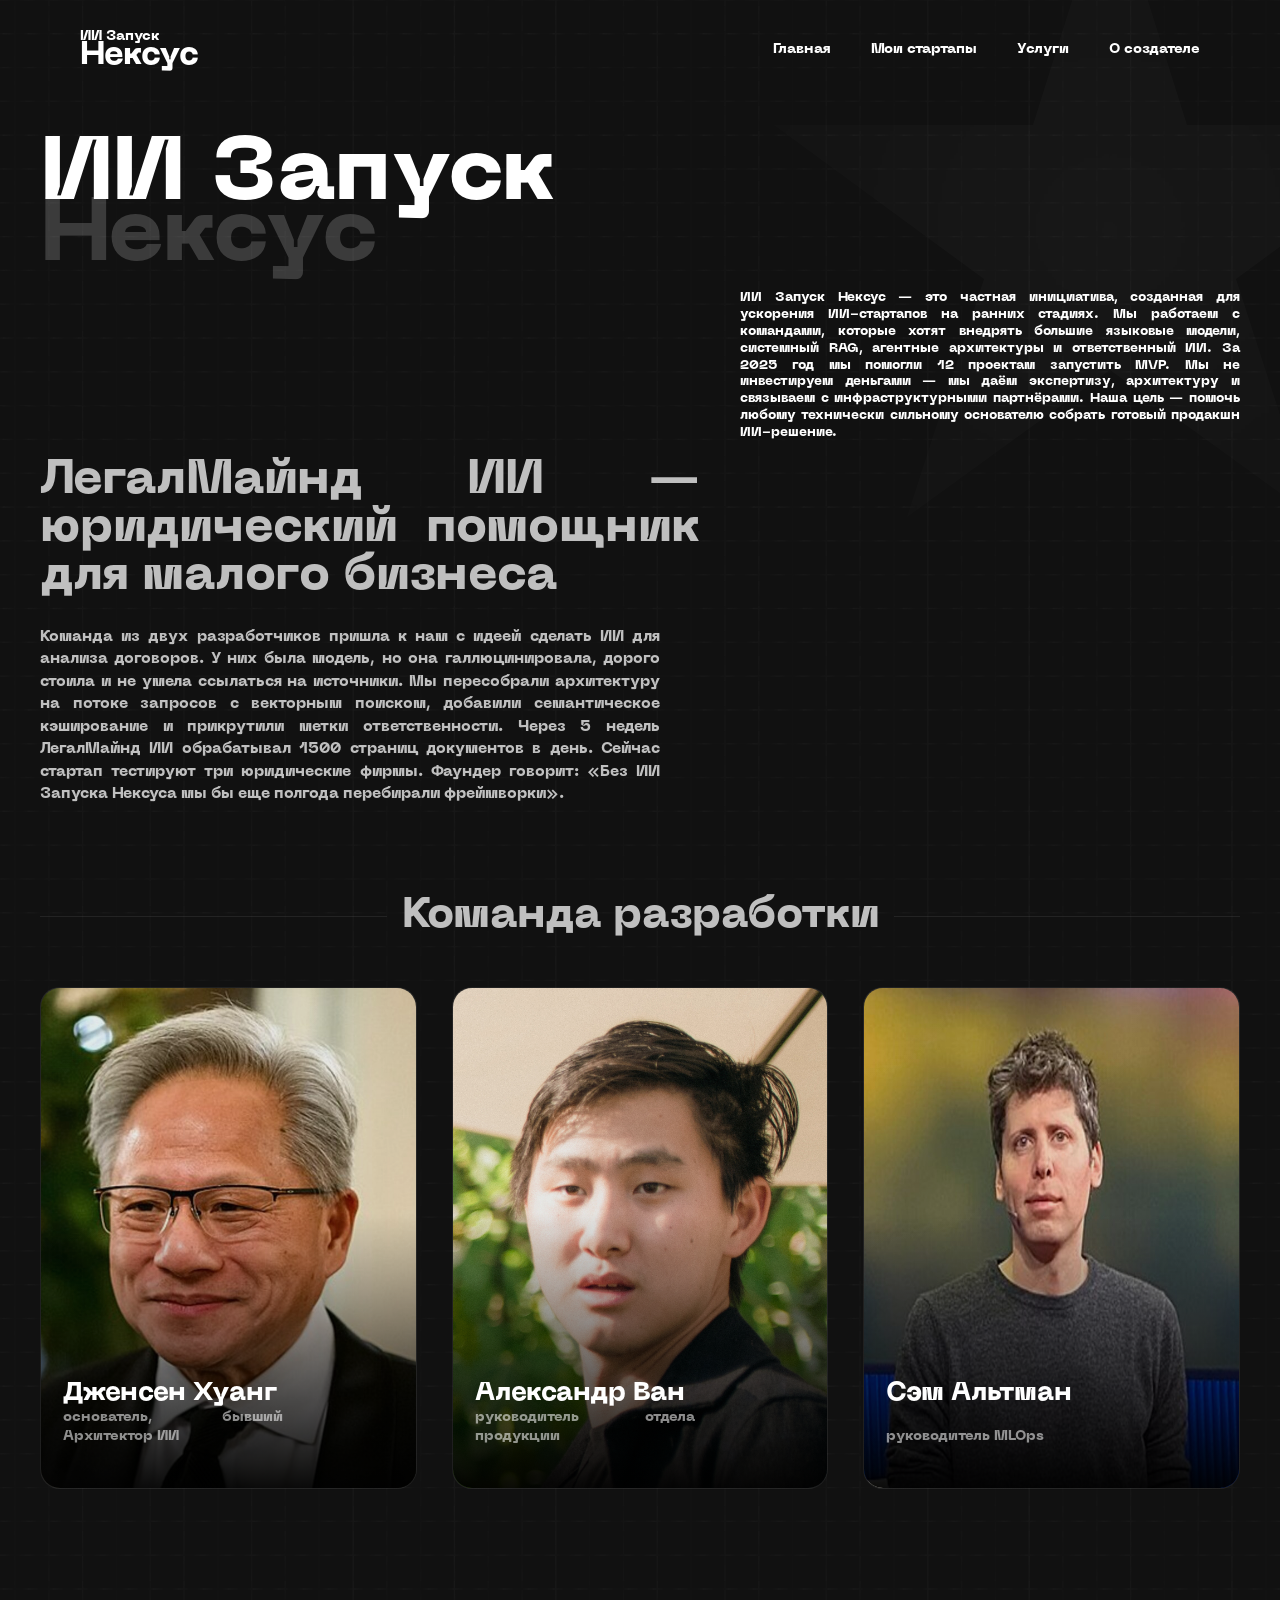
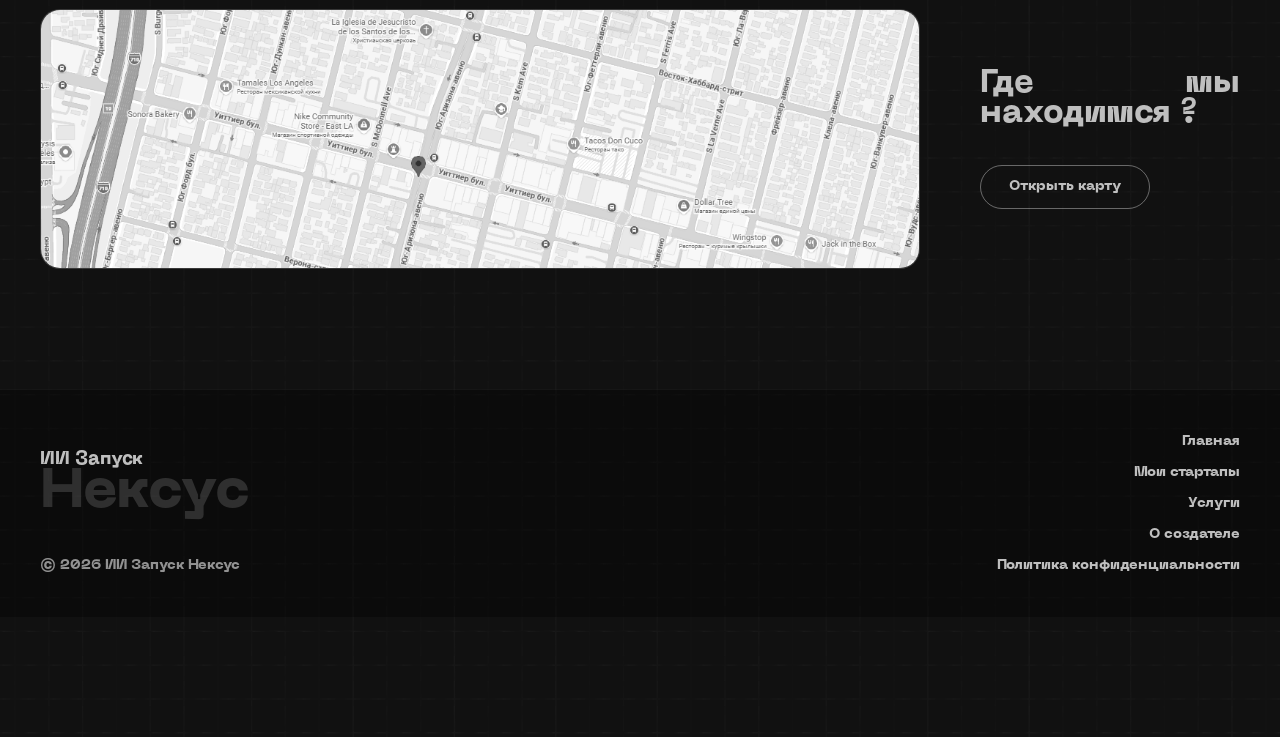
<file: index.html>
<!DOCTYPE html>
<html lang="ru">
<head>
    <meta charset="UTF-8">
    <meta name="viewport" content="width=device-width, initial-scale=1.0">
    <title>ИИ Запуск Нексус</title>
    <link rel="stylesheet" href="css-base.css">
    <link rel="stylesheet" href="css-index.css">
</head>
<body>

    <section class="hero">

        <div class="overlay"></div>
        <div class="star"></div>

        <header class="navbar">
            <div class="logo">
                <span>ИИ Запуск</span>
                <h3>Нексус</h3>
            </div>
            <nav>
                <a href="index.html">Главная</a>
                <a href="startup.html">Мои стартапы</a>
                <a href="services.html">Услуги</a>
                <a href="creator.html">О создателе</a>
            </nav>
        </header>

        <div class="content">
            <h1>
                ИИ Запуск
                <span>Нексус</span>
            </h1>
        </div>

        <div class="hero-description">
            <p>
                ИИ Запуск Нексус — это частная инициатива, созданная
                для ускорения ИИ-стартапов на ранних стадиях.

                Мы работаем с командами, которые хотят внедрять
                большие языковые модели, системный RAG,
                агентные архитектуры и ответственный ИИ.

                За 2025 год мы помогли 12 проектам запустить MVP.

                Мы не инвестируем деньгами — мы даём экспертизу,
                архитектуру и связываем с инфраструктурными партнёрами.

                Наша цель — помочь любому технически сильному
                основателю собрать готовый продакшн ИИ-решение.
            </p>
        </div>

        <section class="legalmind">
            <h2>
                ЛегалМайнд ИИ — юридический
                помощник для малого бизнеса
            </h2>
            <p>
                Команда из двух разработчиков пришла к нам с идеей сделать ИИ для анализа договоров.

                У них была модель, но она галлюцинировала,
                дорого стоила и не умела ссылаться на источники.

                Мы пересобрали архитектуру на потоке запросов
                с векторным поиском, добавили семантическое
                кэширование и прикрутили метки ответственности.

                Через 5 недель ЛегалМайнд ИИ обрабатывал
                1500 страниц документов в день.

                Сейчас стартап тестируют три юридические фирмы.

                Фаундер говорит:
                «Без ИИ Запуска Нексуса мы бы еще полгода
                перебирали фреймворки».
            </p>
        </section>

        <section class="team">
            <div class="team-title">
                <div class="line"></div>
                <h2>Команда разработки</h2>
                <div class="line"></div>
            </div>
            <div class="team-cards">
                <div class="team-card">
                    <img src="img/exAI Architect.jpg" alt="">
                    <p>основатель, бывший Архитектор ИИ</p>
                    <span class="member-name">Дженсен Хуанг</span>
                </div>
                <div class="team-card">
                    <img src="img/head of product.jpg" alt="">
                    <p>руководитель отдела продукции</p>
                    <span class="member-name">Александр Ван</span>
                </div>
                <div class="team-card">
                    <img src="img/lead MLOps.jpg" alt="">
                    <p>руководитель MLOps</p>
                    <span class="member-name">Сэм Альтман</span>
                </div>
            </div>
        </section>

        <section class="location">
            <div class="map-block">
                <img src="img/map.png" alt="">
            </div>
            <div class="location-info">
                <h2>Где мы находимся ?</h2>
                <a href="https://maps.app.goo.gl/XCtBBMPKJW5X6dXAA" target="_blank" class="map-btn">
                    Открыть карту
                </a>
            </div>
        </section>

        <footer class="footer">
            <div class="footer-left">
                <div class="footer-logo">
                    <span>ИИ Запуск</span>
                    <h2>Нексус</h2>
                </div>
                <p>© 2026 ИИ Запуск Нексус</p>
            </div>
            <div class="footer-right">
                <a href="index.html">Главная</a>
                <a href="startup.html">Мои стартапы</a>
                <a href="services.html">Услуги</a>
                <a href="creator.html">О создателе</a>
                <a href="privacy.docx">Политика конфиденциальности</a>
            </div>
        </footer>

    </section>

</body>
</html>
</file>
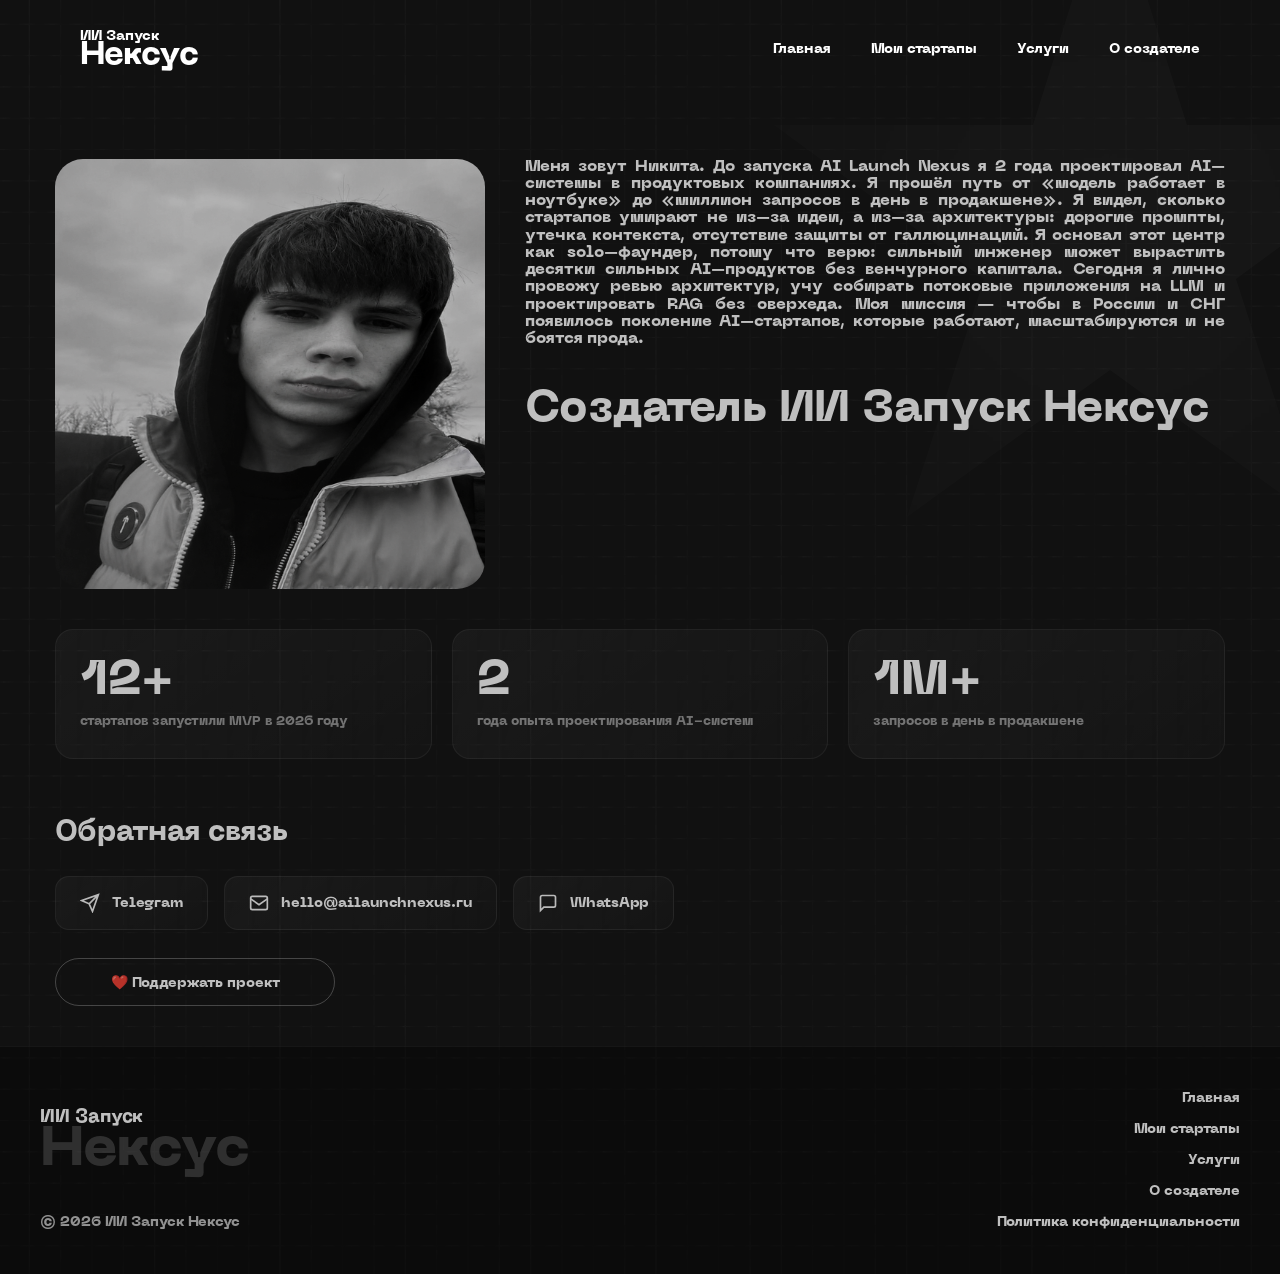
<file: creator.html>
<!DOCTYPE html>
<html lang="ru">
<head>
    <meta charset="UTF-8">
    <meta name="viewport" content="width=device-width, initial-scale=1.0">
    <title>О создателе — ИИ Запуск Нексус</title>
    <link rel="stylesheet" href="css-base.css">
    <link rel="stylesheet" href="css-creator.css">
</head>
<body>

    <section class="hero">

        <div class="overlay"></div>
        <div class="star"></div>

        <header class="navbar">
            <div class="logo">
                <span>ИИ Запуск</span>
                <h3>Нексус</h3>
            </div>
            <nav>
                <a href="index.html">Главная</a>
                <a href="startup.html">Мои стартапы</a>
                <a href="services.html">Услуги</a>
                <a href="creator.html">О создателе</a>
            </nav>
        </header>

        <section class="creator">

            <div class="creator-image">
                <img src="img/creator.png" alt="Никита">
            </div>

            <div class="creator-content">
                <p>
                    Меня зовут Никита.

                    До запуска AI Launch Nexus я 2 года
                    проектировал AI–системы
                    в продуктовых компаниях.

                    Я прошёл путь от
                    «модель работает в ноутбуке»
                    до «миллион запросов в день
                    в продакшене».

                    Я видел, сколько стартапов
                    умирают не из–за идеи,
                    а из–за архитектуры:
                    дорогие промпты,
                    утечка контекста,
                    отсутствие защиты
                    от галлюцинаций.

                    Я основал этот центр
                    как solo–фаундер,
                    потому что верю:
                    сильный инженер может
                    вырастить десятки сильных
                    AI–продуктов
                    без венчурного капитала.

                    Сегодня я лично провожу
                    ревью архитектур,
                    учу собирать потоковые
                    приложения на LLM
                    и проектировать RAG
                    без оверхеда.

                    Моя миссия —
                    чтобы в России и СНГ
                    появилось поколение
                    AI–стартапов,
                    которые работают,
                    масштабируются
                    и не боятся прода.
                </p>

                <h2>Создатель ИИ Запуск Нексус</h2>
            </div>

        </section>

        <div class="creator-stats">
            <div class="stat-card">
                <span class="stat-num">12+</span>
                <span class="stat-label">стартапов запустили MVP в 2026 году</span>
            </div>
            <div class="stat-card">
                <span class="stat-num">2</span>
                <span class="stat-label">года опыта проектирования AI-систем</span>
            </div>
            <div class="stat-card">
                <span class="stat-num">1М+</span>
                <span class="stat-label">запросов в день в продакшене</span>
            </div>
        </div>

        <div class="creator-contacts">
            <h3>Обратная связь</h3>
            <div class="contact-items">

                <a href="https://t.me/ailaunchnexus" target="_blank" class="contact-item">
                    <svg width="20" height="20" viewBox="0 0 24 24" fill="none" stroke="currentColor" stroke-width="2">
                        <path d="M22 2L11 13M22 2L15 22l-4-9-9-4 20-7z"/>
                    </svg>
                    Telegram
                </a>

                <a href="404.html" class="contact-item">
                    <svg width="20" height="20" viewBox="0 0 24 24" fill="none" stroke="currentColor" stroke-width="2">
                        <rect x="2" y="4" width="20" height="16" rx="2"/>
                        <path d="M2 7l10 7 10-7"/>
                    </svg>
                    hello@ailaunchnexus.ru
                </a>

                <a href="https://wa.me/79000000000" target="_blank" class="contact-item">
                    <svg width="20" height="20" viewBox="0 0 24 24" fill="none" stroke="currentColor" stroke-width="2">
                        <path d="M21 15a2 2 0 01-2 2H7l-4 4V5a2 2 0 012-2h14a2 2 0 012 2z"/>
                    </svg>
                    WhatsApp
                </a>

            </div>

            <a href="https://www.donationalerts.com/r/bat9bros" target="_blank" class="creator-support-btn">
                ❤️ Поддержать проект
            </a>
        </div>

        <footer class="footer">
            <div class="footer-left">
                <div class="footer-logo">
                    <span>ИИ Запуск</span>
                    <h2>Нексус</h2>
                </div>
                <p>© 2026 ИИ Запуск Нексус</p>
            </div>
            <div class="footer-right">
                <a href="index.html">Главная</a>
                <a href="startup.html">Мои стартапы</a>
                <a href="services.html">Услуги</a>
                <a href="creator.html">О создателе</a>
                <a href="privacy.docx">Политика конфиденциальности</a>
            </div>
        </footer>

    </section>

</body>
</html>
</file>
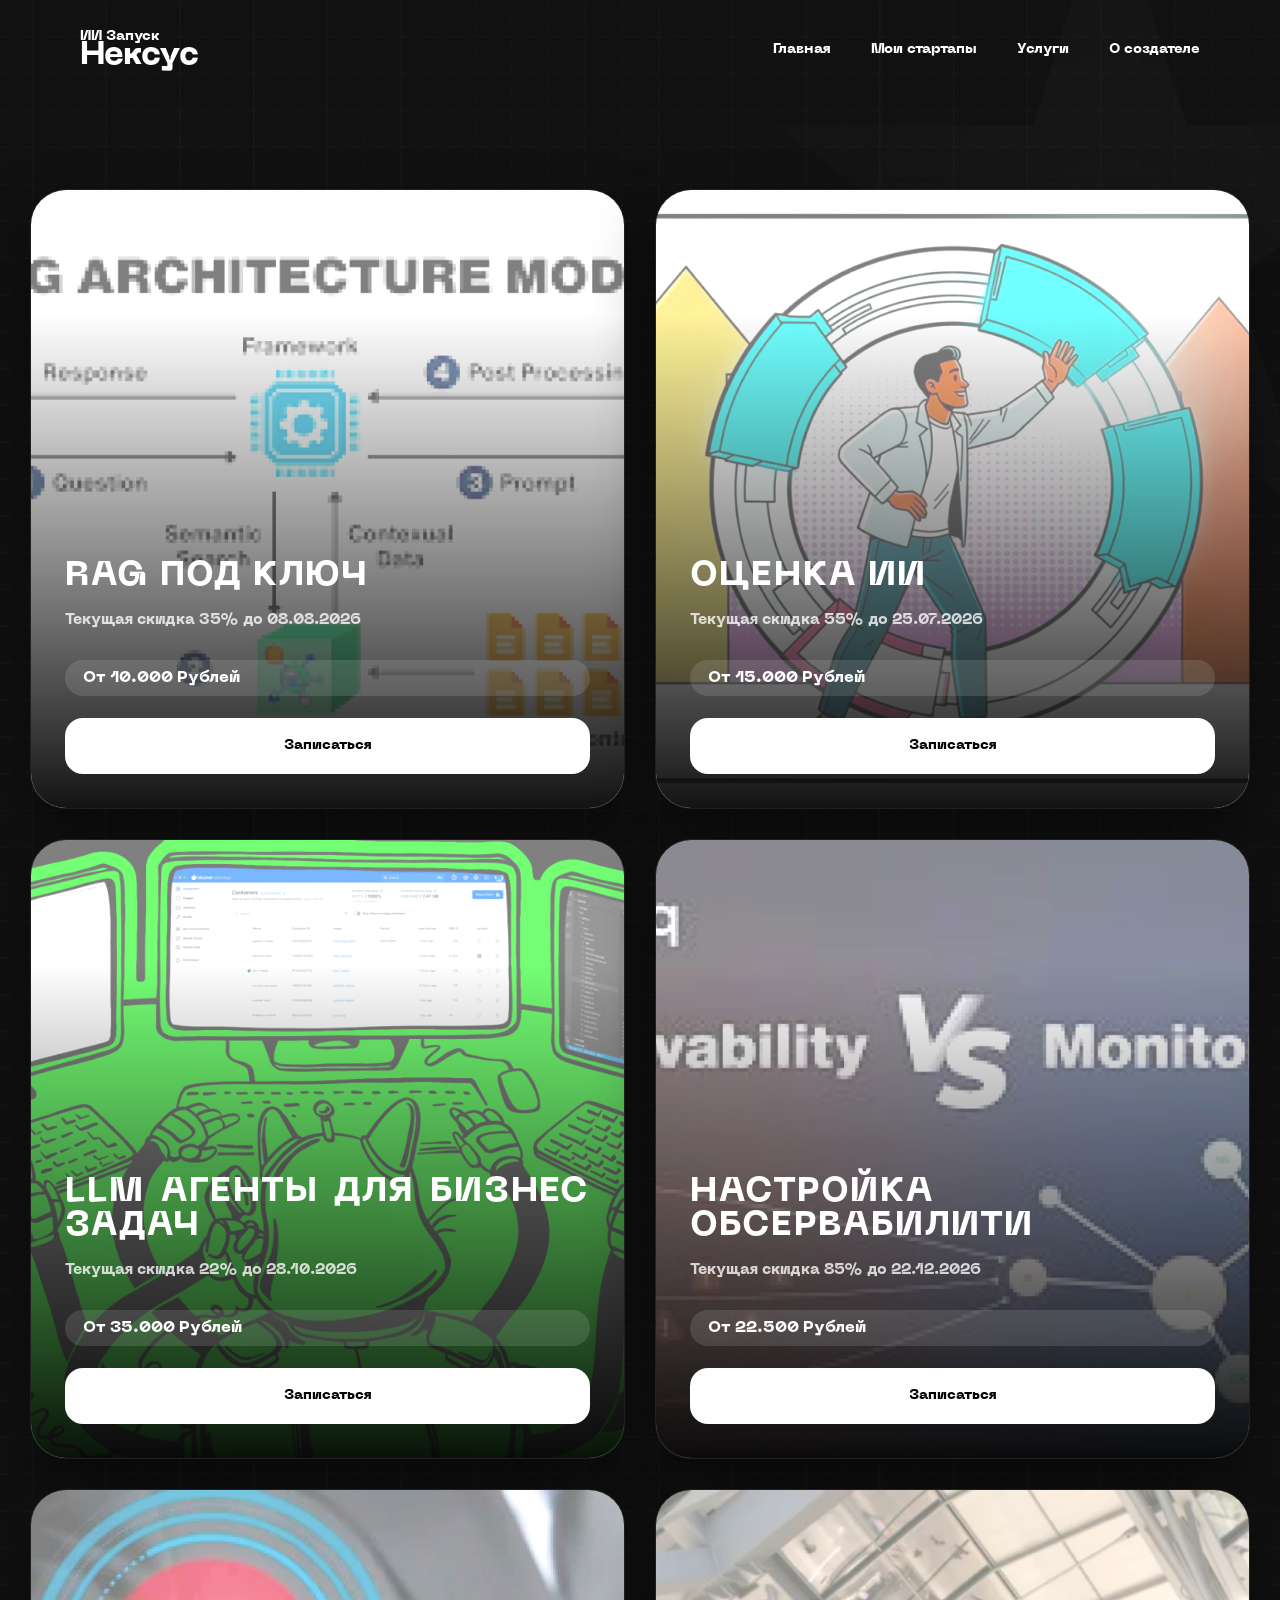
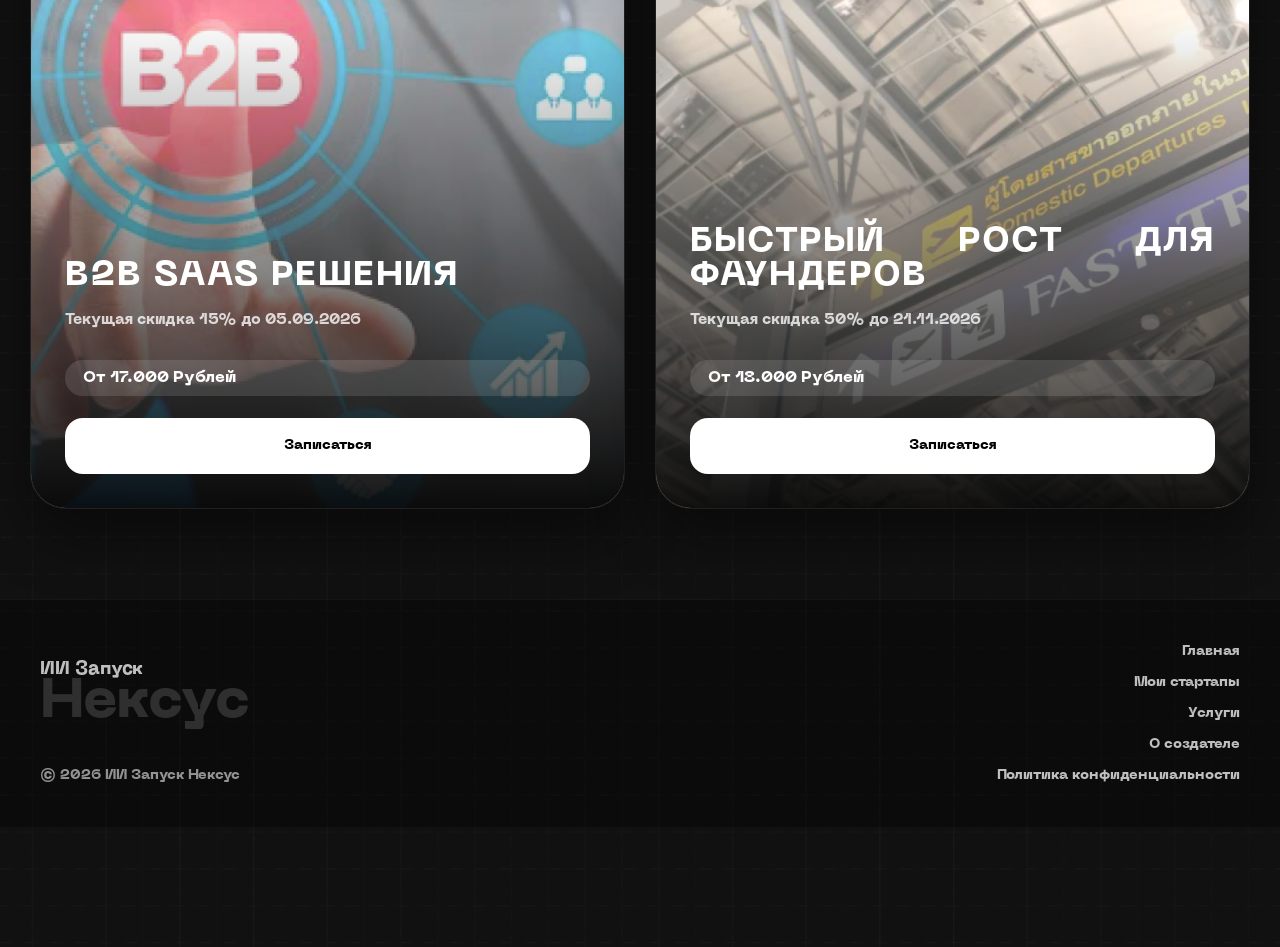
<file: services.html>
<!DOCTYPE html>
<html lang="ru">
<head>
    <meta charset="UTF-8">
    <meta name="viewport" content="width=device-width, initial-scale=1.0">
    <title>Услуги — ИИ Запуск Нексус</title>
    <link rel="stylesheet" href="css-base.css">
    <link rel="stylesheet" href="css-services.css">
</head>
<body>

    <section class="hero">

        <div class="overlay"></div>
        <div class="star"></div>

        <header class="navbar">
            <div class="logo">
                <span>ИИ Запуск</span>
                <h3>Нексус</h3>
            </div>
            <nav>
                <a href="index.html">Главная</a>
                <a href="startup.html">Мои стартапы</a>
                <a href="services.html">Услуги</a>
                <a href="creator.html">О создателе</a>
            </nav>
        </header>

        <section class="services">
            <div class="services-grid">

                <div class="service-card">
                    <img src="img/service1.jpg" alt="">
                    <div class="service-overlay">
                        <h2>RAG под ключ</h2>
                        <p>Текущая скидка 35% до 08.08.2026</p>
                        <span>От 10.000 Рублей</span>
                        <a href="404.html" class="service-btn">Записаться</a>
                    </div>
                </div>

                <div class="service-card">
                    <img src="img/service2.jpg" alt="">
                    <div class="service-overlay">
                        <h2>Оценка ИИ</h2>
                        <p>Текущая скидка 55% до 25.07.2026</p>
                        <span>От 15.000 Рублей</span>
                        <a href="404.html" class="service-btn">Записаться</a>
                    </div>
                </div>

                <div class="service-card">
                    <img src="img/service3.jpg" alt="">
                    <div class="service-overlay">
                        <h2>LLM агенты для бизнес задач</h2>
                        <p>Текущая скидка 22% до 28.10.2026</p>
                        <span>От 35.000 Рублей</span>
                        <a href="404.html" class="service-btn">Записаться</a>
                    </div>
                </div>

                <div class="service-card">
                    <img src="img/service4.jpg" alt="">
                    <div class="service-overlay">
                        <h2>Настройка обсервабилити</h2>
                        <p>Текущая скидка 85% до 22.12.2026</p>
                        <span>От 22.500 Рублей</span>
                        <a href="404.html" class="service-btn">Записаться</a>
                    </div>
                </div>

                <div class="service-card">
                    <img src="img/service5.jpg" alt="">
                    <div class="service-overlay">
                        <h2>B2B SaaS решения</h2>
                        <p>Текущая скидка 15% до 05.09.2026</p>
                        <span>От 17.000 Рублей</span>
                        <a href="404.html" class="service-btn">Записаться</a>
                    </div>
                </div>

                <div class="service-card">
                    <img src="img/service6.jpg" alt="">
                    <div class="service-overlay">
                        <h2>Быстрый рост для фаундеров</h2>
                        <p>Текущая скидка 50% до 21.11.2026</p>
                        <span>От 18.000 Рублей</span>
                        <a href="404.html" class="service-btn">Записаться</a>
                    </div>
                </div>

            </div>
        </section>

        <footer class="footer">
            <div class="footer-left">
                <div class="footer-logo">
                    <span>ИИ Запуск</span>
                    <h2>Нексус</h2>
                </div>
                <p>© 2026 ИИ Запуск Нексус</p>
            </div>
            <div class="footer-right">
                <a href="index.html">Главная</a>
                <a href="startup.html">Мои стартапы</a>
                <a href="services.html">Услуги</a>
                <a href="creator.html">О создателе</a>
                <a href="privacy.docx">Политика конфиденциальности</a>
            </div>
        </footer>

    </section>

</body>
</html>
</file>
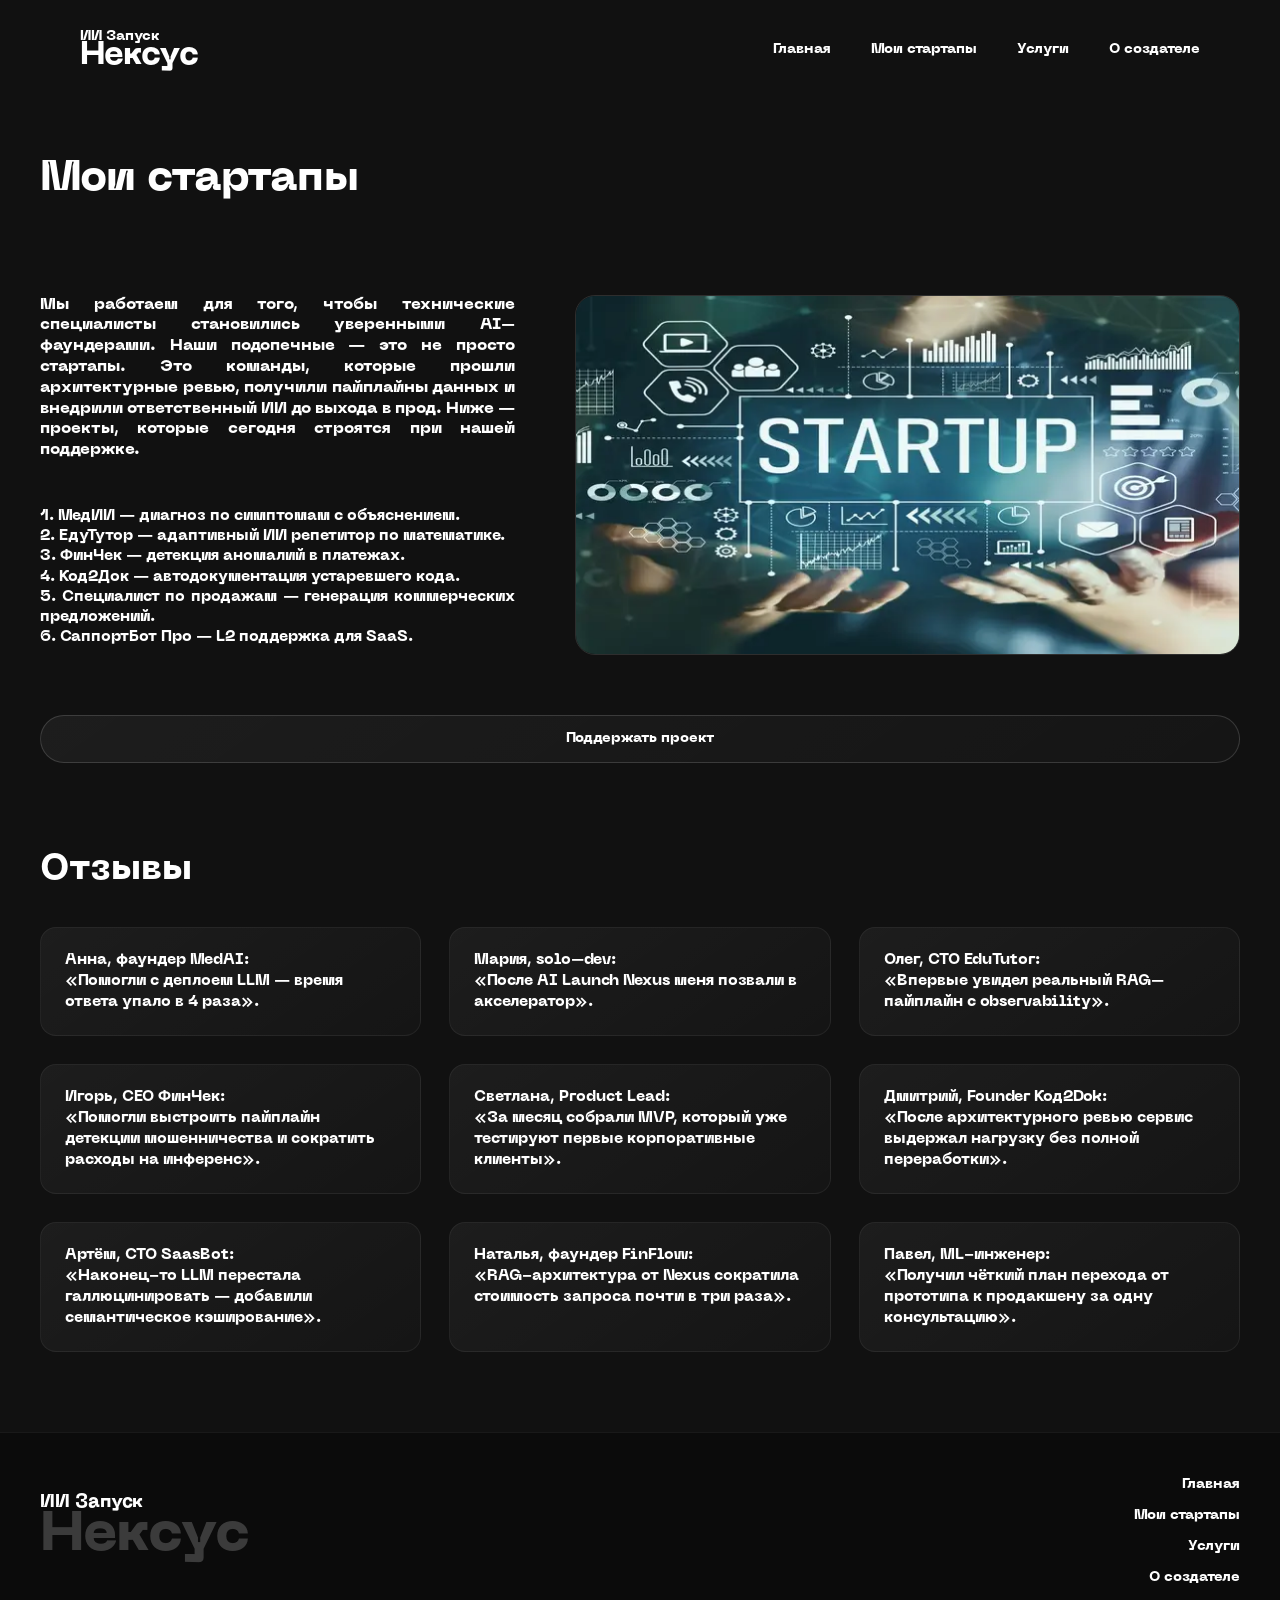
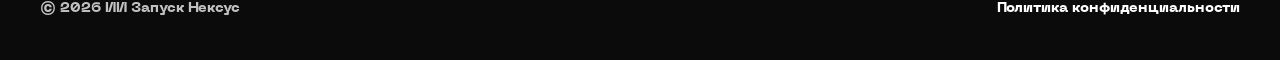
<file: startup.html>
<!DOCTYPE html>
<html lang="ru">
<head>
    <meta charset="UTF-8">
    <meta name="viewport" content="width=device-width, initial-scale=1.0">
    <title>Мои стартапы — ИИ Запуск Нексус</title>
    <link rel="stylesheet" href="css-base.css">
    <link rel="stylesheet" href="css-startup.css">
</head>
<body>

    <header class="navbar">
        <div class="logo">
            <span>ИИ Запуск</span>
            <h3>Нексус</h3>
        </div>
        <nav>
            <a href="index.html">Главная</a>
            <a href="startup.html">Мои стартапы</a>
            <a href="services.html">Услуги</a>
            <a href="creator.html">О создателе</a>
        </nav>
    </header>

    <section class="startups">

        <h1>Мои стартапы</h1>

        <div>
            <p class="startup-text">
                Мы работаем для того, чтобы технические специалисты
                становились уверенными AI–фаундерами.

                Наши подопечные — это не просто стартапы.
                Это команды, которые прошли архитектурные
                ревью, получили пайплайны данных
                и внедрили ответственный ИИ
                до выхода в прод.

                Ниже — проекты, которые сегодня
                строятся при нашей поддержке.
            </p>

            <div class="startup-list">
                <p>1. МедИИ — диагноз по симптомам с объяснением.</p>
                <p>2. ЕдуТутор — адаптивный ИИ репетитор по математике.</p>
                <p>3. ФинЧек — детекция аномалий в платежах.</p>
                <p>4. Код2Док — автодокументация устаревшего кода.</p>
                <p>5. Специалист по продажам — генерация коммерческих предложений.</p>
                <p>6. СаппортБот Про — L2 поддержка для SaaS.</p>
            </div>
        </div>

        <div class="startup-image">
            <img src="img/startup.png" alt="AI Startup">
        </div>

    </section>

    <a href="https://www.donationalerts.com/r/bat9bros" target="_blank" class="support-btn">
        Поддержать проект
    </a>

    <section class="reviews">

        <h2>Отзывы</h2>

        <div class="reviews-grid">

            <div class="review">
                Анна, фаундер MedAI:<br>
                «Помогли с деплоем LLM —
                время ответа упало в 4 раза».
            </div>

            <div class="review">
                Мария, solo–dev:<br>
                «После AI Launch Nexus
                меня позвали в акселератор».
            </div>

            <div class="review">
                Олег, CTO EduTutor:<br>
                «Впервые увидел реальный
                RAG–пайплайн с observability».
            </div>

            <div class="review">
                Игорь, CEO ФинЧек:<br>
                «Помогли выстроить пайплайн
                детекции мошенничества и
                сократить расходы на инференс».
            </div>

            <div class="review">
                Светлана, Product Lead:<br>
                «За месяц собрали MVP,
                который уже тестируют
                первые корпоративные клиенты».
            </div>

            <div class="review">
                Дмитрий, Founder Код2Dok:<br>
                «После архитектурного ревью
                сервис выдержал нагрузку
                без полной переработки».
            </div>

            <div class="review">
                Артём, CTO SaasBot:<br>
                «Наконец-то LLM перестала
                галлюцинировать — добавили
                семантическое кэширование».
            </div>

            <div class="review">
                Наталья, фаундер FinFlow:<br>
                «RAG-архитектура от Nexus
                сократила стоимость запроса
                почти в три раза».
            </div>

            <div class="review">
                Павел, ML-инженер:<br>
                «Получил чёткий план перехода
                от прототипа к продакшену
                за одну консультацию».
            </div>

        </div>

    </section>

    <footer class="footer">
        <div class="footer-left">
            <div class="footer-logo">
                <span>ИИ Запуск</span>
                <h2>Нексус</h2>
            </div>
            <p>© 2026 ИИ Запуск Нексус</p>
        </div>
        <div class="footer-right">
            <a href="index.html">Главная</a>
            <a href="startup.html">Мои стартапы</a>
            <a href="services.html">Услуги</a>
            <a href="creator.html">О создателе</a>
            <a href="privacy.docx">Политика конфиденциальности</a>
        </div>
    </footer>

</body>
</html>
</file>
<file: css-base.css>
@font-face {
    font-family: "Machina";
    src: url("fonts/PPNeueMachina-Ultrabold.otf");
    font-weight: 800;
}

* {
    margin: 0;
    padding: 0;
    box-sizing: border-box;
}

body {
    background: #111;
    overflow-x: hidden;
    font-family: "Machina", sans-serif;
}

p, h1, h2, h3 {
    text-align: justify;
    text-justify: inter-word;
    hyphens: auto;
}

.navbar {
    position: relative;
    z-index: 5;
    display: flex;
    align-items: center;
    justify-content: space-between;
    padding: 30px 80px;
}

.logo span {
    color: white;
    font-size: 14px;
    display: block;
}

.logo h3 {
    color: white;
    font-size: 32px;
    font-weight: 800;
    line-height: 0.8;
}

nav {
    display: flex;
    gap: 40px;
}

nav a {
    color: white;
    text-decoration: none;
    font-size: 14px;
    transition: 0.3s;
}

nav a:hover { opacity: 0.7; }

.footer {
    display: flex;
    justify-content: space-between;
    align-items: flex-end;
    padding: 45px 40px;
    border-top: 1px solid rgba(255,255,255,0.06);
    background: rgba(0,0,0,0.35);
}

.footer-logo span {
    color: white;
    font-size: 18px;
    display: block;
}

.footer-logo h2 {
    color: rgba(255,255,255,0.2);
    font-size: 56px;
    font-weight: 800;
    line-height: 0.9;
    margin-bottom: 40px;
}

.footer-left p {
    color: rgba(255,255,255,0.75);
    font-size: 14px;
}

.footer-right {
    display: flex;
    flex-direction: column;
    align-items: flex-end;
    gap: 18px;
}

.footer-right a {
    color: white;
    text-decoration: none;
    font-size: 14px;
    transition: 0.3s;
}

.footer-right a:hover { opacity: 0.6; }

.overlay {
    position: absolute;
    inset: 0;
    background: rgba(0,0,0,0.25);
    pointer-events: none;
}

.star {
    position: absolute;
    top: -120px;
    right: -180px;
    width: 700px;
    height: 700px;
    background: radial-gradient(circle, rgba(255,255,255,0.08), rgba(255,255,255,0.02));
    clip-path: polygon(50% 0%,61% 35%,98% 35%,68% 57%,79% 91%,50% 70%,21% 91%,32% 57%,2% 35%,39% 35%);
    opacity: 0.4;
    filter: blur(1px);
}

.map-btn {
    width: 170px;
    height: 44px;
    border-radius: 999px;
    border: 1px solid rgba(255,255,255,0.5);
    background: transparent;
    color: white;
    font-size: 14px;
    text-decoration: none;
    display: flex;
    align-items: center;
    justify-content: center;
    cursor: pointer;
    transition: 0.3s;
}

.map-btn:hover { background: white; color: black; }
</file>
<file: css-index.css>
.hero {
    position: relative;
    isolation: isolate;
    width: 100%;
    min-height: 100vh;
    overflow-x: hidden;
    padding-bottom: 120px;
    background-image: url("img/фон2.png"), url("img/фон1.png");
    background-size: 25px 25px, cover;
    background-repeat: repeat, no-repeat;
    background-position: center, center;
}

.content {
    position: relative;
    z-index: 2;
    padding-left: 40px;
    padding-top: 40px;
}

.content h1 {
    color: white;
    font-size: 90px;
    font-weight: 800;
    line-height: 0.85;
}

.content h1 span {
    display: block;
    color: rgba(255,255,255,0.18);
    margin-top: -15px;
}

.hero-description {
    position: absolute;
    right: 40px;
    top: 290px;
    width: 500px;
}

.hero-description p {
    color: white;
    font-size: 13px;
    font-weight: 700;
    line-height: 1.3;
}

.legalmind {
    margin-top: 180px;
    padding-left: 40px;
    width: 700px;
}

.legalmind h2 {
    color: white;
    font-size: 48px;
    font-weight: 800;
    line-height: 1;
    margin-bottom: 25px;
}

.legalmind p {
    color: white;
    font-size: 15px;
    line-height: 1.5;
    max-width: 620px;
}

.team {
    margin-top: 90px;
    padding: 0 40px 120px;
}

.team-title {
    display: flex;
    align-items: center;
    gap: 15px;
    margin-bottom: 50px;
}

.team-title h2 {
    color: white;
    font-size: 42px;
    font-weight: 800;
    white-space: nowrap;
}

.line {
    width: 100%;
    height: 1px;
    background: rgba(255,255,255,0.1);
}

.team-cards {
    display: flex;
    gap: 35px;
    align-items: stretch;
}

.team-card {
    position: relative;
    width: 100%;
    aspect-ratio: 3/4;
    height: auto;
    border-radius: 20px;
    background: linear-gradient(145deg, rgba(255,255,255,0.06), rgba(255,255,255,0.02));
    border: 1px solid rgba(255,255,255,0.04);
    overflow: hidden;
    transition: 0.35s;
}

.team-card img {
    width: 100%;
    height: 100%;
    object-fit: cover;
    object-position: center top;
    opacity: 0.9;
}

.team-card::before {
    content: "";
    position: absolute;
    inset: 0;
    background: radial-gradient(circle at top left, rgba(255,255,255,0.06), transparent 50%);
}

.team-card::after {
    content: "";
    position: absolute;
    inset: 0;
    background: linear-gradient(to top, rgba(0,0,0,0.95), transparent 55%);
}

.team-card:hover {
    transform: translateY(-8px);
    border-color: rgba(255,255,255,0.15);
}

.team-card p {
    position: absolute;
    left: 22px;
    bottom: 42px;
    z-index: 3;
    color: rgba(255,255,255,0.55);
    font-size: 14px;
    max-width: 220px;
    line-height: 1.3;
}

.member-name {
    position: absolute;
    left: 22px;
    bottom: 82px;
    z-index: 3;
    color: white;
    font-size: 26px;
    font-weight: 700;
}

.location {
    display: flex;
    align-items: center;
    justify-content: space-between;
    flex-wrap: wrap;
    gap: 60px;
    padding: 0 40px 120px;
    width: 100%;
}

.map-block {
    flex: 1;
    height: 260px;
    border-radius: 20px;
    border: 1px solid rgba(255,255,255,0.2);
    background: linear-gradient(145deg, rgba(255,255,255,0.03), rgba(255,255,255,0.01));
    overflow: hidden;
}

.map-block img {
    width: 100%;
    height: 100%;
    object-fit: cover;
    filter: grayscale(100%);
}

.location-info {
    width: 260px;
    flex-shrink: 0;
}

.location-info h2 {
    color: white;
    font-size: 32px;
    font-weight: 800;
    line-height: 0.95;
    margin-bottom: 35px;
}
</file>
<file: css-creator.css>
.hero {
    position: relative;
    isolation: isolate;
    width: 100%;
    min-height: 100vh;
    overflow-x: hidden;
    padding-bottom: 0;
    background-image: url("img/фон2.png"), url("img/фон1.png");
    background-size: 25px 25px, cover;
    background-repeat: repeat, no-repeat;
    background-position: center, center;
}

.creator {
    display: flex;
    align-items: flex-start;
    gap: 40px;
    padding: 60px 55px 40px;
    margin-bottom: 0;
}

.creator-image {
    width: 430px;
    height: 430px;
    border-radius: 28px;
    overflow: hidden;
    flex-shrink: 0;
}

.creator-image img {
    width: 100%;
    height: 100%;
    object-fit: cover;
}

.creator-content { max-width: 720px; }

.creator-content p {
    color: white;
    font-size: 16px;
    font-weight: 700;
    line-height: 1.08;
}

.creator-content h2 {
    color: white;
    font-size: 44px;
    font-weight: 800;
    margin-top: 40px;
}

.creator-stats {
    padding: 0 55px 60px;
    display: grid;
    grid-template-columns: repeat(3, 1fr);
    gap: 20px;
}

.stat-card {
    padding: 28px 24px;
    border-radius: 18px;
    background: linear-gradient(145deg, rgba(255,255,255,0.05), rgba(255,255,255,0.02));
    border: 1px solid rgba(255,255,255,0.07);
}

.stat-card .stat-num {
    color: white;
    font-size: 48px;
    font-weight: 800;
    line-height: 1;
    margin-bottom: 8px;
    display: block;
}

.stat-card .stat-label {
    color: rgba(255,255,255,0.55);
    font-size: 13px;
    font-weight: 700;
    line-height: 1.3;
    display: block;
}

.creator-contacts {
    padding: 0 55px 40px;
    display: flex;
    flex-direction: column;
    gap: 20px;
}

.creator-contacts h3 {
    color: white;
    font-size: 28px;
    font-weight: 800;
    margin-bottom: 10px;
}

.contact-items {
    display: flex;
    flex-wrap: wrap;
    gap: 16px;
}

.contact-item {
    display: flex;
    align-items: center;
    gap: 12px;
    padding: 16px 24px;
    border-radius: 14px;
    background: linear-gradient(145deg, rgba(255,255,255,0.05), rgba(255,255,255,0.02));
    border: 1px solid rgba(255,255,255,0.08);
    color: white;
    text-decoration: none;
    font-size: 14px;
    font-weight: 700;
    transition: 0.3s;
}

.contact-item:hover {
    background: rgba(255,255,255,0.1);
    border-color: rgba(255,255,255,0.2);
}

.contact-item svg {
    opacity: 0.7;
    flex-shrink: 0;
}

.creator-support-btn {
    display: flex;
    align-items: center;
    justify-content: center;
    height: 48px;
    width: 280px;
    border-radius: 999px;
    border: 1px solid rgba(255,255,255,0.3);
    background: transparent;
    color: white;
    font-size: 14px;
    font-weight: 700;
    cursor: pointer;
    transition: 0.3s;
    text-decoration: none;
    font-family: "Machina", sans-serif;
    margin-top: 8px;
}

.creator-support-btn:hover { background: white; color: black; }
</file>
<file: css-services.css>
.hero{
position:relative;
isolation:isolate;
width:100%;
min-height:100vh;
overflow-x:hidden;
padding-bottom:120px;
background-image:url("img/фон2.png"),url("img/фон1.png");
background-size:25px 25px,cover;
background-repeat:repeat,no-repeat;
background-position:center,center
}

.services{
max-width:1700px;
margin:auto;
padding:90px 30px
}

.services-grid{
    display:grid;
    grid-template-columns:repeat(2,1fr);
    gap:30px;
}

.service-card{
position:relative;
min-height:620px;
border-radius:36px;
overflow:hidden;
background:rgba(12,12,12,.55);
backdrop-filter:blur(18px);
border:1px solid rgba(255,255,255,.08);
box-shadow:0 25px 60px rgba(0,0,0,.45);
transition:.45s
}

.service-card:before{
content:"";
position:absolute;
inset:0;
background:linear-gradient(
180deg,
transparent 20%,
rgba(0,0,0,.92) 100%
);
z-index:1
}

.service-card:hover{
transform:translateY(-12px) rotate(-1deg);
border-color:rgba(255,255,255,.25)
}

.service-card img{
width:100%;
height:100%;
position:absolute;
inset:0;
object-fit:cover;
filter:contrast(1.1) saturate(1.15);
transition:.6s
}

.service-card:hover img{
transform:scale(1.12)
}

.service-overlay{
position:relative;
z-index:2;
display:flex;
flex-direction:column;
justify-content:flex-end;
height:100%;
padding:34px
}

.service-overlay h2{
margin:0 0 14px;
font-size:34px;
line-height:1;
color:#fff;
text-transform:uppercase;
letter-spacing:2px
}

.service-overlay p{
margin:0 0 10px;
font-size:15px;
line-height:1.7;
color:rgba(255,255,255,.78)
}

.service-overlay span{
display:inline-block;
margin:16px 0 22px;
padding:10px 18px;
border-radius:999px;
background:rgba(255,255,255,.12);
color:#fff;
font-weight:700
}

.service-btn{
display:flex;
align-items:center;
justify-content:center;
height:56px;
border-radius:18px;
text-decoration:none;
font:700 14px "Machina",sans-serif;
color:#000;
background:#fff;
transition:.35s
}

.service-btn:hover{
transform:translateX(8px);
letter-spacing:1px;
}
</file>
<file: css-startup.css>
body {
    background: #111;
}

.startups {
    display: grid;
    grid-template-columns: 1fr 1.4fr;
    gap: 60px;
    padding: 60px 40px;
}

.startups h1 {
    color: white;
    font-size: 42px;
    font-weight: 800;
    margin-bottom: 35px;
    grid-column: 1 / -1;
}

.startup-text {
    color: white;
    font-size: 16px;
    font-weight: 700;
    line-height: 1.3;
    margin-bottom: 45px;
}

.startup-list p {
    color: white;
    font-size: 15px;
    font-weight: 700;
    line-height: 1.35;
}

.startup-image {
    width: 100%;
    height: 360px;
    border-radius: 20px;
    overflow: hidden;
    border: 1px solid rgba(255,255,255,0.12);
}

.startup-image img {
    width: 100%;
    height: 100%;
    object-fit: cover;
    display: block;
}

.support-btn {
    display: flex;
    align-items: center;
    justify-content: center;
    width: calc(100% - 80px);
    margin: 0 40px 50px;
    height: 48px;
    border-radius: 999px;
    border: 1px solid rgba(255,255,255,0.15);
    background: linear-gradient(145deg, rgba(255,255,255,0.05), rgba(255,255,255,0.02));
    color: white;
    font-size: 14px;
    font-weight: 700;
    cursor: pointer;
    transition: 0.3s;
    text-decoration: none;
    font-family: "Machina", sans-serif;
}

.support-btn:hover { background: white; color: black; }

.reviews {
    padding: 40px 40px 80px;
}

.reviews h2 {
    color: white;
    font-size: 36px;
    font-weight: 800;
    margin-bottom: 40px;
}

.reviews-grid {
    display: grid;
    grid-template-columns: repeat(3, 1fr);
    gap: 28px;
    position: relative;
}

.review {
    color: white;
    font-size: 15px;
    font-weight: 700;
    line-height: 1.4;
    padding: 22px 24px;
    border-radius: 16px;
    background: linear-gradient(145deg, rgba(255,255,255,0.05), rgba(255,255,255,0.02));
    border: 1px solid rgba(255,255,255,0.06);
}

.navbar {
    background: #111;
}
</file>
